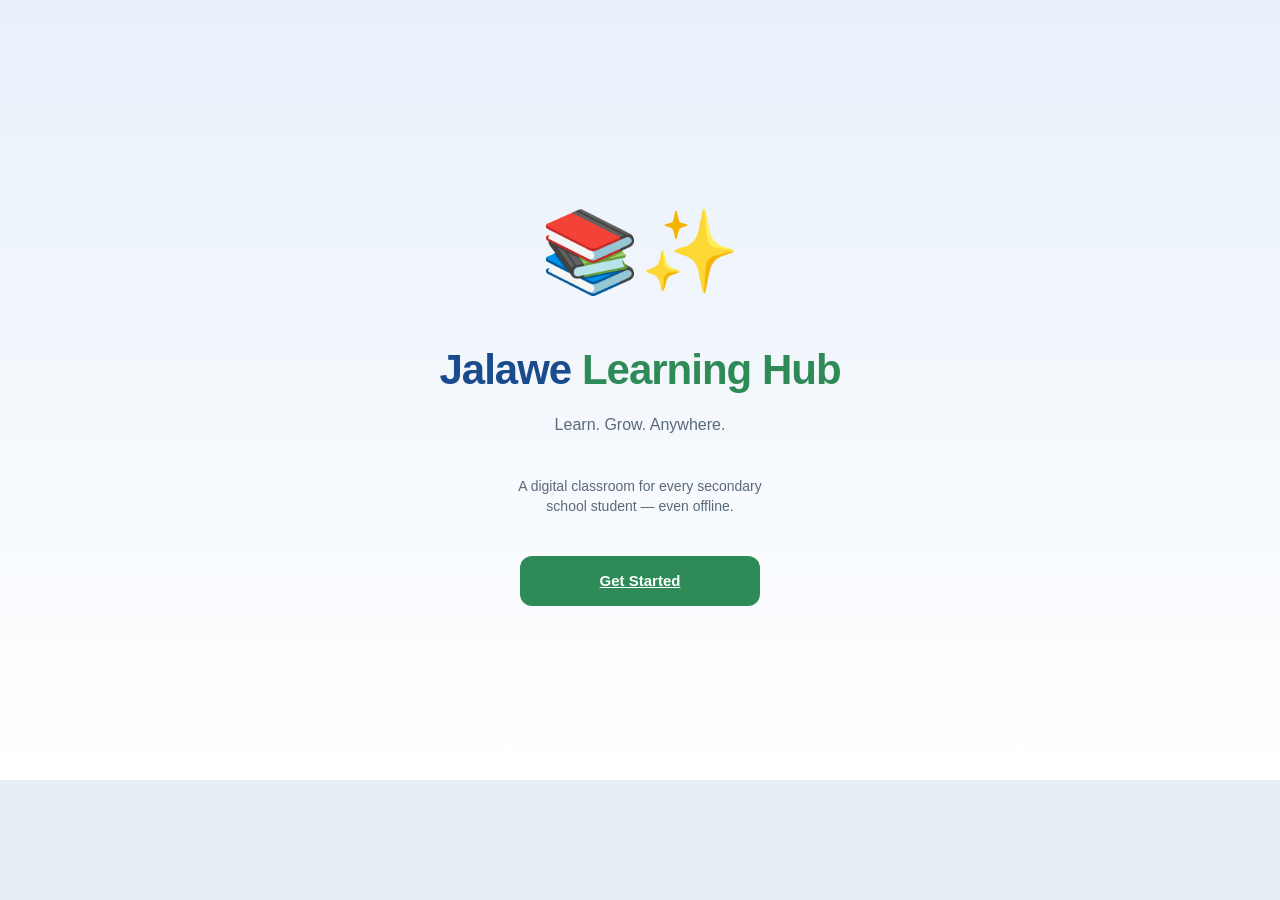
<file: index.html>
<!DOCTYPE html>
<html lang="en">
<head>
  <meta charset="UTF-8">
  <meta name="viewport" content="width=device-width, initial-scale=1.0, maximum-scale=1.0, user-scalable=no">
  <title>Jalawe Learning Hub</title>
  <link rel="stylesheet" href="styles.css">
</head>
<body>



  <!-- ========== SPLASH ========== -->
  <div id="splash" class="screen active">
    <div class="splash-illustration">📚✨</div>
    <div class="logo">Jalawe <span>Learning Hub</span></div>
    <div class="tagline">Learn. Grow. Anywhere.</div>
    <p style="color:#5a6a7a; font-size:14px; max-width:280px; margin-bottom:40px;">
      A digital classroom for every secondary school student — even offline.
    </p>
    <a class="btn btn-primary" style="max-width:240px;" href="sign.html">
      Get Started
    </a>
  </div>
<script src="main.js">
</script>

</body>
</html>
</file>
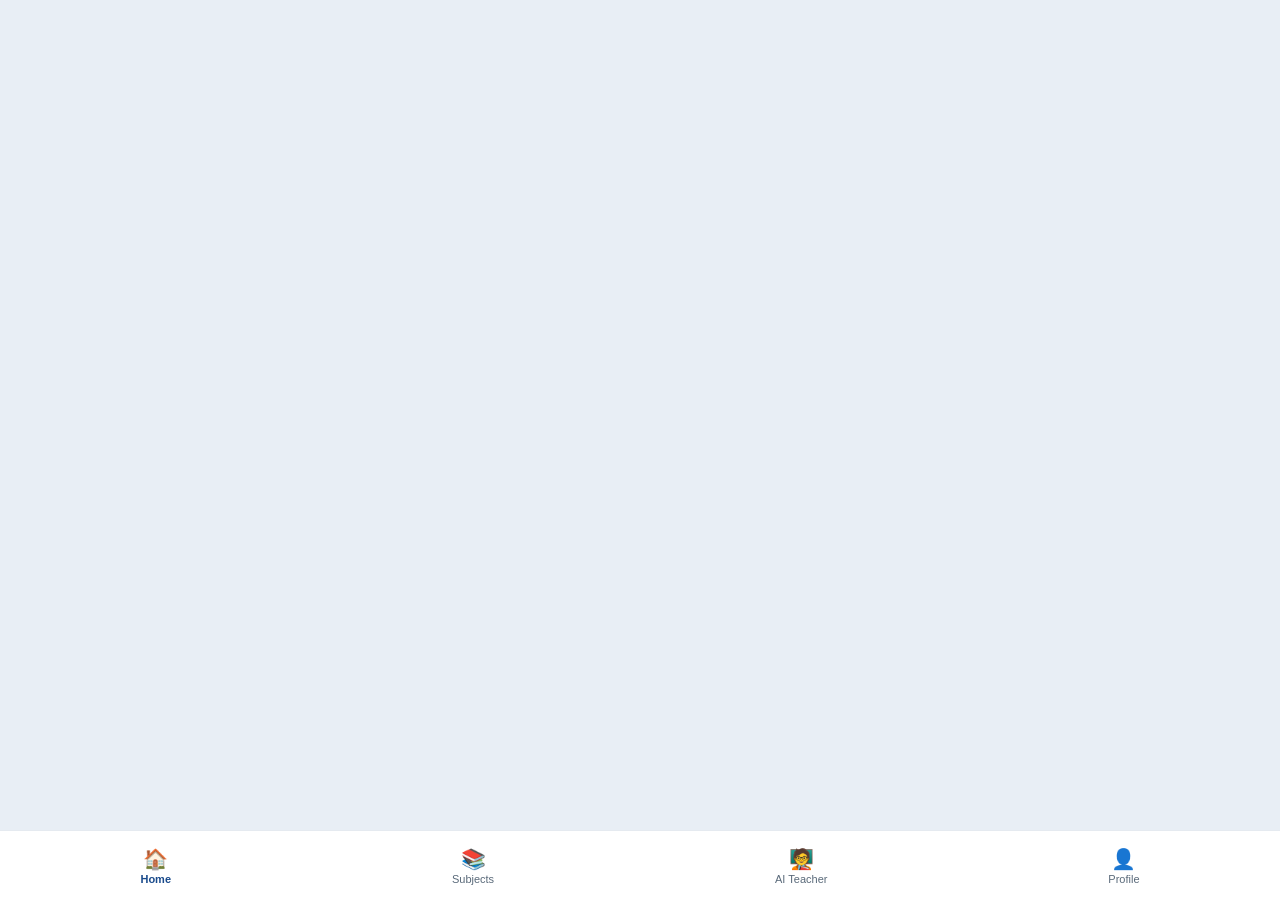
<file: home.html>
<!DOCTYPE html>
<html lang="en">
<head>
  <meta charset="UTF-8">
  <meta name="viewport" content="width=device-width, initial-scale=1.0, maximum-scale=1.0, user-scalable=no">
  <title>Jalawe Learning Hub</title>
  <link rel="stylesheet" href="styles.css">
</head>
<body>


  <!-- ========== HOME ========== -->
  <div id="home" class="screen" active>
    <div class="header">
      <div class="welcome">
        <div>
          <h1>Welcome back, Student 👋</h1>
          <p>Form 3 • Ready to learn</p>
        </div>
        <div class="avatar" onclick="showScreen('profile')" style="cursor:pointer;">👨‍🎓</div>
      </div>
    </div>

    <div class="card">
      <div class="flex-between">
        <strong>Continue Learning</strong>
        <span style="font-size:13px; color:var(--green);">Biology • 75%</span>
      </div>
      <div class="progress-bar">
        <div class="progress-fill" style="width:75%;"></div>
      </div>
      <button class="btn btn-primary" style="margin-top:14px;" onclick="showScreen('course')">
        Resume Lesson
      </button>
    </div>

    <div class="card" style="display:flex; align-items:center; gap:12px; cursor:pointer;" onclick="showScreen('offline')">
      <span style="font-size:24px;">📥</span>
      <div>
        <strong>Offline Ready</strong>
        <p style="font-size:13px; color:var(--text-light);">12 lessons downloaded</p>
      </div>
    </div>

    <div class="section-title">Recommended Subjects</div>
    <div style="display:flex; gap:10px; padding:0 16px; overflow-x:auto;">
      <div class="card" style="min-width:120px; text-align:center; margin:0; cursor:pointer;" onclick="showScreen('course')">
        <div style="font-size:28px;">🧬</div>
        <p style="font-size:13px; font-weight:600;">Biology</p>
      </div>
      <div class="card" style="min-width:120px; text-align:center; margin:0; cursor:pointer;" onclick="showScreen('course')">
        <div style="font-size:28px;">➗</div>
        <p style="font-size:13px; font-weight:600;">Mathematics</p>
      </div>
      <div class="card" style="min-width:120px; text-align:center; margin:0; cursor:pointer;" onclick="showScreen('course')">
        <div style="font-size:28px;">⚡</div>
        <p style="font-size:13px; font-weight:600;">Physics</p>
      </div>
    </div>

    <div class="section-title">Quick Access</div>
    <div class="quick-grid">
      <div class="quick-card" onclick="showScreen('subjects')">
        <div class="icon">📚</div>
        <p>Subjects</p>
      </div>
      <div class="quick-card" onclick="showScreen('pastpapers')">
        <div class="icon">📄</div>
        <p>Past Papers</p>
      </div>
      <div class="quick-card" onclick="showScreen('ai-teacher')">
        <div class="icon">🧑‍🏫</div>
        <p>AI Teacher</p>
      </div>
      <div class="quick-card" onclick="showScreen('quiz')">
        <div class="icon">❓</div>
        <p>Quizzes</p>
      </div>
    </div>
  </div>

  <!-- ========== SUBJECTS ========== -->
  <div id="subjects" class="screen">
    <div class="header">
      <h1>Subjects</h1>
      <p>Form 1 – Form 4 Library</p>
    </div>
    <div class="search-bar">
      <input type="text" placeholder="Search subjects...">
    </div>
    <div class="subject-grid">
      <div class="subject-card" onclick="showScreen('course')">
        <div class="icon">🌱</div>
        <h3>Agriculture</h3>
        <div class="meta">Form 1-4 • 15 topics</div>
        <div class="progress-bar"><div class="progress-fill" style="width:40%;"></div></div>
        <span class="offline-badge">↓ Offline</span>
      </div>
      <div class="subject-card" onclick="showScreen('course')">
        <div class="icon">🧬</div>
        <h3>Biology</h3>
        <div class="meta">Form 1-4 • 18 topics</div>
        <div class="progress-bar"><div class="progress-fill" style="width:75%;"></div></div>
        <span class="offline-badge">↓ Offline</span>
      </div>
      <div class="subject-card" onclick="showScreen('course')">
        <div class="icon">⚡</div>
        <h3>Physics</h3>
        <div class="meta">Form 1-4 • 14 topics</div>
        <div class="progress-bar"><div class="progress-fill" style="width:30%;"></div></div>
      </div>
      <div class="subject-card" onclick="showScreen('course')">
        <div class="icon">📖</div>
        <h3>English</h3>
        <div class="meta">Form 1-4 • 20 topics</div>
        <div class="progress-bar"><div class="progress-fill" style="width:55%;"></div></div>
      </div>
      <div class="subject-card" onclick="showScreen('course')">
        <div class="icon">🇲🇼</div>
        <h3>Chichewa</h3>
        <div class="meta">Form 1-4 • 12 topics</div>
        <div class="progress-bar"><div class="progress-fill" style="width:20%;"></div></div>
      </div>
      <div class="subject-card" onclick="showScreen('course')">
        <div class="icon">➗</div>
        <h3>Mathematics</h3>
        <div class="meta">Form 1-4 • 22 topics</div>
        <div class="progress-bar"><div class="progress-fill" style="width:60%;"></div></div>
        <span class="offline-badge">↓ Offline</span>
      </div>
      <div class="subject-card" onclick="showScreen('course')">
        <div class="icon">📐</div>
        <h3>Add. Maths</h3>
        <div class="meta">Form 3-4 • 16 topics</div>
        <div class="progress-bar"><div class="progress-fill" style="width:15%;"></div></div>
      </div>
      <div class="subject-card" onclick="showScreen('course')">
        <div class="icon">⚗</div>
        <h3>Chemistry</h3>
        <div class="meta">Form 1-4 • 17 topics</div>
        <div class="progress-bar"><div class="progress-fill" style="width:45%;"></div></div>
      </div>
      <div class="subject-card" onclick="showScreen('course')">
        <div class="icon">💼</div>
        <h3>Business Studies</h3>
        <div class="meta">Form 1-4 • 14 topics</div>
        <div class="progress-bar"><div class="progress-fill" style="width:25%;"></div></div>
      </div>
      <div class="subject-card" onclick="showScreen('course')">
        <div class="icon">✝</div>
        <h3>Bible Knowledge</h3>
        <div class="meta">Form 1-4 • 10 topics</div>
        <div class="progress-bar"><div class="progress-fill" style="width:70%;"></div></div>
      </div>
      <div class="subject-card" onclick="showScreen('course')">
        <div class="icon">🇫🇷</div>
        <h3>French</h3>
        <div class="meta">Form 1-4 • 12 topics</div>
        <div class="progress-bar"><div class="progress-fill" style="width:10%;"></div></div>
      </div>
    </div>
  </div>

  <!-- ========== COURSE / SUBJECT PAGE ========== -->
  <div id="course" class="screen">
    <div class="course-header">
      <div class="flex-between">
        <div>
          <h1>Biology</h1>
          <p>Form 3 • 18 Topics</p>
        </div>
        <div class="progress-circle">75%</div>
      </div>
    </div>

    <div class="section-title">Topics & Lessons</div>
    <div class="topic-list">
      <div class="topic-item" onclick="showScreen('lesson')">
        <span>1. Cell Structure</span>
        <span style="color:var(--green);">✓</span>
      </div>
      <div class="topic-item" onclick="showScreen('lesson')">
        <span>2. Photosynthesis</span>
        <span style="color:var(--green);">✓</span>
      </div>
      <div class="topic-item" onclick="showScreen('lesson')">
        <span>3. Respiration</span>
        <span style="color:var(--text-light);">→</span>
      </div>
      <div class="topic-item" onclick="showScreen('lesson')">
        <span>4. Ecology</span>
        <span style="color:var(--text-light);">→</span>
      </div>
    </div>

    <div style="display:flex; gap:10px; padding:8px 16px;">
      <button class="btn btn-outline" style="flex:1;">📝 Notes</button>
      <button class="btn btn-outline" style="flex:1;">🎥 Videos</button>
      <button class="btn btn-outline" style="flex:1;" onclick="showScreen('pastpapers')">📄 Papers</button>
    </div>

    <div style="padding:16px;">
      <button class="btn btn-secondary" style="margin-bottom:10px;">
        📥 Download for Offline
      </button>
      <button class="btn btn-primary" onclick="showScreen('lesson')">
        Start Learning
      </button>
    </div>
  </div>

  <!-- ========== LESSON ========== -->
  <div id="lesson" class="screen">
    <div class="header">
      <h1>Photosynthesis</h1>
      <p>Biology • Lesson 2 of 18</p>
    </div>

    <div class="card" style="text-align:center; padding:30px;">
      <div style="font-size:48px; margin-bottom:12px;">▶️</div>
      <p style="font-weight:600;">Video Lesson</p>
      <p style="font-size:13px; color:var(--text-light);">8:42 min • Offline available</p>
    </div>

    <div class="card">
      <h3 style="margin-bottom:10px;">Key Notes</h3>
      <p style="font-size:14px; color:var(--text-light);">
        Photosynthesis is the process by which green plants use sunlight, water and carbon dioxide to produce glucose and oxygen.
      </p>
      <p style="font-size:14px; margin-top:10px;">
        <strong>Equation:</strong><br>
        6CO₂ + 6H₂O → C₆H₁₂O₆ + 6O₂
      </p>
    </div>

    <div style="display:flex; gap:10px; padding:16px;">
      <button class="btn btn-outline" style="flex:1;">← Previous</button>
      <button class="btn btn-primary" style="flex:1;">Next →</button>
    </div>
    <div style="padding:0 16px 20px; display:flex; gap:10px;">
      <button class="btn btn-outline" style="flex:1;">🔖 Bookmark</button>
      <button class="btn btn-secondary" style="flex:1;" onclick="showScreen('quiz')">Take Quiz</button>
    </div>
  </div>

  <!-- ========== AI TEACHER ========== -->
  <div id="ai-teacher" class="screen">
    <div class="header" style="border-radius: 0;">
      <h1>AI Classroom Teacher</h1>
      <p>Interactive Blackboard Assistance</p>
    </div>
    <div class="blackboard">
      <h2>Welcome Class! 📝</h2>
      <div class="chalk-text">
        Hello! I am your Jalawe AI Assistant. Ask me any question on Biology, Mathematics, Chemistry, or Agriculture!
      </div>
      <div class="chalk-text" style="color: #aed581;">
        > Ready to solve MSCE practice problems together. <span class="chalk-cursor"></span>
      </div>
    </div>
    <div class="ai-input-area">
      <div class="ai-input">
        <input type="text" placeholder="Type your question here...">
        <button class="ai-btn">➔</button>
      </div>
    </div>
  </div>

  <!-- ========== PAST PAPERS ========== -->
  <div id="pastpapers" class="screen">
    <div class="header">
      <h1>MSCE Past Papers</h1>
      <p>Practice with real exam questions</p>
    </div>
    <div class="card">
      <div class="flex-between">
        <div>
          <h3>Biology Paper 1 (2023)</h3>
          <p style="font-size: 12px; color: var(--text-light);">100 Marks • 2 Hours</p>
        </div>
        <button class="btn btn-outline" style="padding: 6px 12px; font-size: 12px;">Download</button>
      </div>
    </div>
    <div class="card">
      <div class="flex-between">
        <div>
          <h3>Mathematics Paper 2 (2023)</h3>
          <p style="font-size: 12px; color: var(--text-light);">100 Marks • 2.5 Hours</p>
        </div>
        <button class="btn btn-outline" style="padding: 6px 12px; font-size: 12px;">Download</button>
      </div>
    </div>
    <div class="card">
      <div class="flex-between">
        <div>
          <h3>Agriculture Paper 1 (2022)</h3>
          <p style="font-size: 12px; color: var(--text-light);">80 Marks • 2 Hours</p>
        </div>
        <button class="btn btn-outline" style="padding: 6px 12px; font-size: 12px;">Download</button>
      </div>
    </div>
  </div>

  <!-- ========== QUIZ ========== -->
  <div id="quiz" class="screen">
    <div class="header">
      <h1>Biology Quiz</h1>
      <p>Topic: Photosynthesis</p>
    </div>
    <div class="card" style="margin-top: 20px;">
      <p style="font-size: 13px; color: var(--green); font-weight: 700; margin-bottom: 6px;">Question 1 of 5</p>
      <h3 style="margin-bottom: 16px;">What is the main byproduct of photosynthesis released into the air?</h3>
      <div class="quiz-option">A. Carbon Dioxide</div>
      <div class="quiz-option" style="border-color: var(--green); background: #e8f5e9;">B. Oxygen ✓</div>
      <div class="quiz-option">C. Glucose</div>
      <div class="quiz-option">D. Nitrogen</div>
    </div>
    <div style="padding: 16px;">
      <button class="btn btn-primary" onclick="showScreen('lesson')">Submit Answer</button>
    </div>
  </div>

  <!-- ========== PROFILE ========== -->
  <div id="profile" class="screen">
    <div class="profile-header">
      <div class="profile-avatar">👨‍🎓</div>
      <h2>Chifundo Banda</h2>
      <p style="font-size: 13px; opacity: 0.9;">Form 3 Student • St. John's Secondary</p>
    </div>
    <div class="stat-row card">
      <div class="stat">
        <div class="num">12</div>
        <div class="label">Completed</div>
      </div>
      <div class="stat">
        <div class="num">85%</div>
        <div class="label">Avg Score</div>
      </div>
      <div class="stat">
        <div class="num">5d</div>
        <div class="label">Streak</div>
      </div>
    </div>
    <div class="card">
      <h3>Settings</h3>
      <p style="font-size: 14px; color: var(--text-light); margin-top: 8px;">Offline Data Management</p>
      <p style="font-size: 14px; color: var(--text-light); margin-top: 8px;">Language: English / Chichewa</p>
    </div>
  </div>

  <!-- ========== OFFLINE ========== -->
  <div id="offline" class="screen">
    <div class="header">
      <h1>Offline Mode</h1>
      <p>Downloaded Resources</p>
    </div>
    <div class="offline-hero">
      <div class="icon">📴</div>
      <h2>Offline Mode Active</h2>
      <p style="color: var(--text-light); margin-top: 8px; font-size: 14px;">
        You can access all your downloaded subjects, notes, and saved practice papers without using data.
      </p>
    </div>
    <div class="card">
      <strong>Available Offline:</strong>
      <ul style="margin-left: 20px; margin-top: 10px; color: var(--text-light); font-size: 14px;">
        <li>Biology Form 3 (Complete)</li>
        <li>Mathematics Form 3 (Partial)</li>
        <li>Agriculture Past Papers (2022-2023)</li>
      </ul>
    </div>
  </div>

  <!-- ========== BOTTOM NAVIGATION ========== -->
  <div class="bottom-nav">
    <button class="nav-item active" onclick="showScreen('home')">
      <span>🏠</span>
      Home
    </button>
    <button class="nav-item" onclick="showScreen('subjects')">
      <span>📚</span>
      Subjects
    </button>
    <button class="nav-item" onclick="showScreen('ai-teacher')">
      <span>🧑‍🏫</span>
      AI Teacher
    </button>
    <button class="nav-item" onclick="showScreen('profile')">
      <span>👤</span>
      Profile
    </button>
  </div>

</div>

<script src="main.js">
  
</script>

</body>
      </html>
</file>
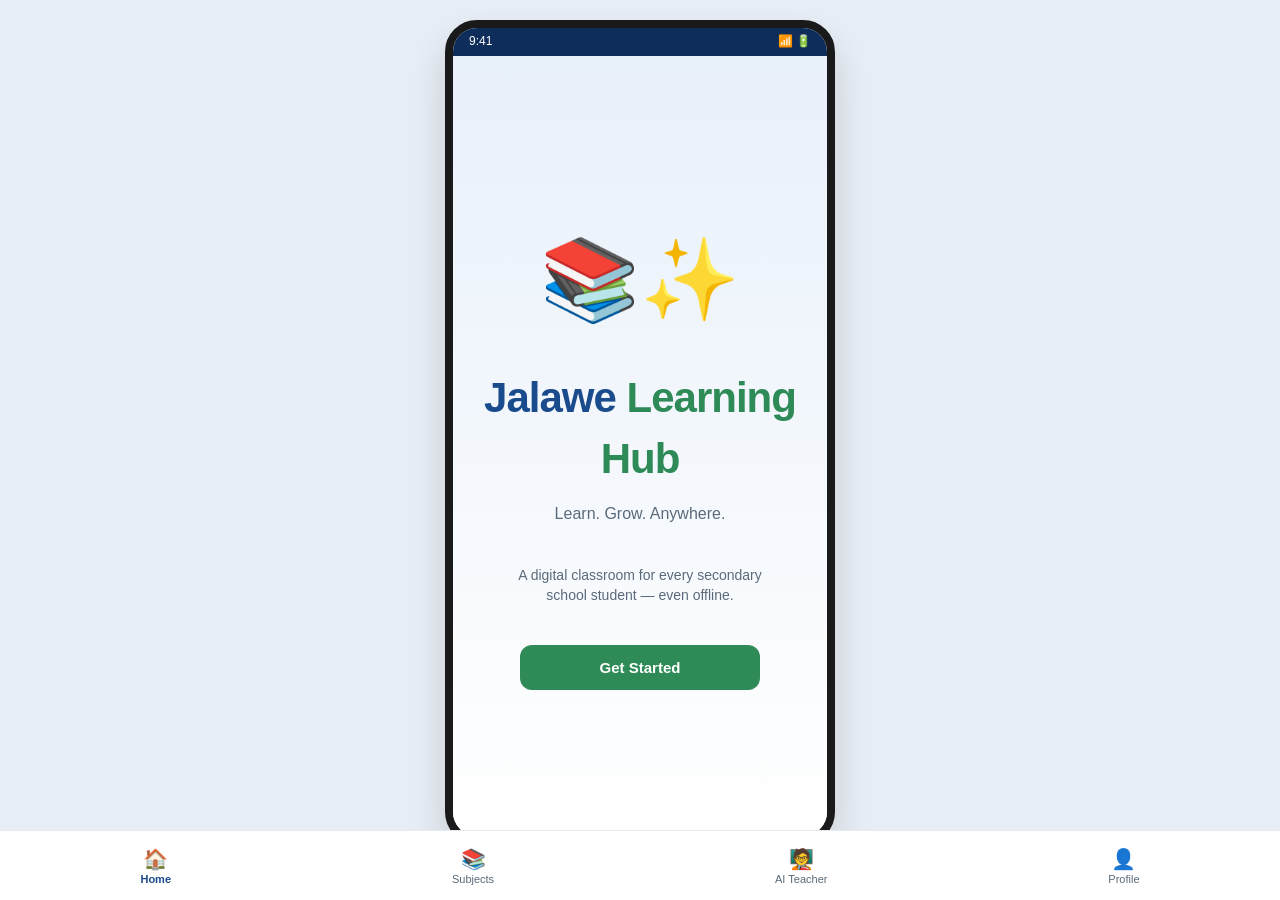
<file: jalawe_learning_hub.html>
<!DOCTYPE html>
<html lang="en">
<head>
  <meta charset="UTF-8">
  <meta name="viewport" content="width=device-width, initial-scale=1.0, maximum-scale=1.0, user-scalable=no">
  <title>Jalawe Learning Hub</title>
  <link rel="stylesheet" href="styles.css">
</head>
<body>

<div class="phone">
  <div class="status-bar">
    <span>9:41</span>
    <span>📶 🔋</span>
  </div>

  <!-- ========== SPLASH ========== -->
  <div id="splash" class="screen active">
    <div class="splash-illustration">📚✨</div>
    <div class="logo">Jalawe <span>Learning Hub</span></div>
    <div class="tagline">Learn. Grow. Anywhere.</div>
    <p style="color:#5a6a7a; font-size:14px; max-width:280px; margin-bottom:40px;">
      A digital classroom for every secondary school student — even offline.
    </p>
    <button class="btn btn-primary" style="max-width:240px;" onclick="showScreen('home')">
      Get Started
    </button>
  </div>

  <!-- ========== HOME ========== -->
  <div id="home" class="screen">
    <div class="header">
      <div class="welcome">
        <div>
          <h1>Welcome back, Student 👋</h1>
          <p>Form 3 • Ready to learn</p>
        </div>
        <div class="avatar" onclick="showScreen('profile')" style="cursor:pointer;">👨‍🎓</div>
      </div>
    </div>

    <div class="card">
      <div class="flex-between">
        <strong>Continue Learning</strong>
        <span style="font-size:13px; color:var(--green);">Biology • 75%</span>
      </div>
      <div class="progress-bar">
        <div class="progress-fill" style="width:75%;"></div>
      </div>
      <button class="btn btn-primary" style="margin-top:14px;" onclick="showScreen('course')">
        Resume Lesson
      </button>
    </div>

    <div class="card" style="display:flex; align-items:center; gap:12px; cursor:pointer;" onclick="showScreen('offline')">
      <span style="font-size:24px;">📥</span>
      <div>
        <strong>Offline Ready</strong>
        <p style="font-size:13px; color:var(--text-light);">12 lessons downloaded</p>
      </div>
    </div>

    <div class="section-title">Recommended Subjects</div>
    <div style="display:flex; gap:10px; padding:0 16px; overflow-x:auto;">
      <div class="card" style="min-width:120px; text-align:center; margin:0; cursor:pointer;" onclick="showScreen('course')">
        <div style="font-size:28px;">🧬</div>
        <p style="font-size:13px; font-weight:600;">Biology</p>
      </div>
      <div class="card" style="min-width:120px; text-align:center; margin:0; cursor:pointer;" onclick="showScreen('course')">
        <div style="font-size:28px;">➗</div>
        <p style="font-size:13px; font-weight:600;">Mathematics</p>
      </div>
      <div class="card" style="min-width:120px; text-align:center; margin:0; cursor:pointer;" onclick="showScreen('course')">
        <div style="font-size:28px;">⚡</div>
        <p style="font-size:13px; font-weight:600;">Physics</p>
      </div>
    </div>

    <div class="section-title">Quick Access</div>
    <div class="quick-grid">
      <div class="quick-card" onclick="showScreen('subjects')">
        <div class="icon">📚</div>
        <p>Subjects</p>
      </div>
      <div class="quick-card" onclick="showScreen('pastpapers')">
        <div class="icon">📄</div>
        <p>Past Papers</p>
      </div>
      <div class="quick-card" onclick="showScreen('ai-teacher')">
        <div class="icon">🧑‍🏫</div>
        <p>AI Teacher</p>
      </div>
      <div class="quick-card" onclick="showScreen('quiz')">
        <div class="icon">❓</div>
        <p>Quizzes</p>
      </div>
    </div>
  </div>

  <!-- ========== SUBJECTS ========== -->
  <div id="subjects" class="screen">
    <div class="header">
      <h1>Subjects</h1>
      <p>Form 1 – Form 4 Library</p>
    </div>
    <div class="search-bar">
      <input type="text" placeholder="Search subjects...">
    </div>
    <div class="subject-grid">
      <div class="subject-card" onclick="showScreen('course')">
        <div class="icon">🌱</div>
        <h3>Agriculture</h3>
        <div class="meta">Form 1-4 • 15 topics</div>
        <div class="progress-bar"><div class="progress-fill" style="width:40%;"></div></div>
        <span class="offline-badge">↓ Offline</span>
      </div>
      <div class="subject-card" onclick="showScreen('course')">
        <div class="icon">🧬</div>
        <h3>Biology</h3>
        <div class="meta">Form 1-4 • 18 topics</div>
        <div class="progress-bar"><div class="progress-fill" style="width:75%;"></div></div>
        <span class="offline-badge">↓ Offline</span>
      </div>
      <div class="subject-card" onclick="showScreen('course')">
        <div class="icon">⚡</div>
        <h3>Physics</h3>
        <div class="meta">Form 1-4 • 14 topics</div>
        <div class="progress-bar"><div class="progress-fill" style="width:30%;"></div></div>
      </div>
      <div class="subject-card" onclick="showScreen('course')">
        <div class="icon">📖</div>
        <h3>English</h3>
        <div class="meta">Form 1-4 • 20 topics</div>
        <div class="progress-bar"><div class="progress-fill" style="width:55%;"></div></div>
      </div>
      <div class="subject-card" onclick="showScreen('course')">
        <div class="icon">🇲🇼</div>
        <h3>Chichewa</h3>
        <div class="meta">Form 1-4 • 12 topics</div>
        <div class="progress-bar"><div class="progress-fill" style="width:20%;"></div></div>
      </div>
      <div class="subject-card" onclick="showScreen('course')">
        <div class="icon">➗</div>
        <h3>Mathematics</h3>
        <div class="meta">Form 1-4 • 22 topics</div>
        <div class="progress-bar"><div class="progress-fill" style="width:60%;"></div></div>
        <span class="offline-badge">↓ Offline</span>
      </div>
      <div class="subject-card" onclick="showScreen('course')">
        <div class="icon">📐</div>
        <h3>Add. Maths</h3>
        <div class="meta">Form 3-4 • 16 topics</div>
        <div class="progress-bar"><div class="progress-fill" style="width:15%;"></div></div>
      </div>
      <div class="subject-card" onclick="showScreen('course')">
        <div class="icon">⚗</div>
        <h3>Chemistry</h3>
        <div class="meta">Form 1-4 • 17 topics</div>
        <div class="progress-bar"><div class="progress-fill" style="width:45%;"></div></div>
      </div>
      <div class="subject-card" onclick="showScreen('course')">
        <div class="icon">💼</div>
        <h3>Business Studies</h3>
        <div class="meta">Form 1-4 • 14 topics</div>
        <div class="progress-bar"><div class="progress-fill" style="width:25%;"></div></div>
      </div>
      <div class="subject-card" onclick="showScreen('course')">
        <div class="icon">✝</div>
        <h3>Bible Knowledge</h3>
        <div class="meta">Form 1-4 • 10 topics</div>
        <div class="progress-bar"><div class="progress-fill" style="width:70%;"></div></div>
      </div>
      <div class="subject-card" onclick="showScreen('course')">
        <div class="icon">🇫🇷</div>
        <h3>French</h3>
        <div class="meta">Form 1-4 • 12 topics</div>
        <div class="progress-bar"><div class="progress-fill" style="width:10%;"></div></div>
      </div>
    </div>
  </div>

  <!-- ========== COURSE / SUBJECT PAGE ========== -->
  <div id="course" class="screen">
    <div class="course-header">
      <div class="flex-between">
        <div>
          <h1>Biology</h1>
          <p>Form 3 • 18 Topics</p>
        </div>
        <div class="progress-circle">75%</div>
      </div>
    </div>

    <div class="section-title">Topics & Lessons</div>
    <div class="topic-list">
      <div class="topic-item" onclick="showScreen('lesson')">
        <span>1. Cell Structure</span>
        <span style="color:var(--green);">✓</span>
      </div>
      <div class="topic-item" onclick="showScreen('lesson')">
        <span>2. Photosynthesis</span>
        <span style="color:var(--green);">✓</span>
      </div>
      <div class="topic-item" onclick="showScreen('lesson')">
        <span>3. Respiration</span>
        <span style="color:var(--text-light);">→</span>
      </div>
      <div class="topic-item" onclick="showScreen('lesson')">
        <span>4. Ecology</span>
        <span style="color:var(--text-light);">→</span>
      </div>
    </div>

    <div style="display:flex; gap:10px; padding:8px 16px;">
      <button class="btn btn-outline" style="flex:1;">📝 Notes</button>
      <button class="btn btn-outline" style="flex:1;">🎥 Videos</button>
      <button class="btn btn-outline" style="flex:1;" onclick="showScreen('pastpapers')">📄 Papers</button>
    </div>

    <div style="padding:16px;">
      <button class="btn btn-secondary" style="margin-bottom:10px;">
        📥 Download for Offline
      </button>
      <button class="btn btn-primary" onclick="showScreen('lesson')">
        Start Learning
      </button>
    </div>
  </div>

  <!-- ========== LESSON ========== -->
  <div id="lesson" class="screen">
    <div class="header">
      <h1>Photosynthesis</h1>
      <p>Biology • Lesson 2 of 18</p>
    </div>

    <div class="card" style="text-align:center; padding:30px;">
      <div style="font-size:48px; margin-bottom:12px;">▶️</div>
      <p style="font-weight:600;">Video Lesson</p>
      <p style="font-size:13px; color:var(--text-light);">8:42 min • Offline available</p>
    </div>

    <div class="card">
      <h3 style="margin-bottom:10px;">Key Notes</h3>
      <p style="font-size:14px; color:var(--text-light);">
        Photosynthesis is the process by which green plants use sunlight, water and carbon dioxide to produce glucose and oxygen.
      </p>
      <p style="font-size:14px; margin-top:10px;">
        <strong>Equation:</strong><br>
        6CO₂ + 6H₂O → C₆H₁₂O₆ + 6O₂
      </p>
    </div>

    <div style="display:flex; gap:10px; padding:16px;">
      <button class="btn btn-outline" style="flex:1;">← Previous</button>
      <button class="btn btn-primary" style="flex:1;">Next →</button>
    </div>
    <div style="padding:0 16px 20px; display:flex; gap:10px;">
      <button class="btn btn-outline" style="flex:1;">🔖 Bookmark</button>
      <button class="btn btn-secondary" style="flex:1;" onclick="showScreen('quiz')">Take Quiz</button>
    </div>
  </div>

  <!-- ========== AI TEACHER ========== -->
  <div id="ai-teacher" class="screen">
    <div class="header" style="border-radius: 0;">
      <h1>AI Classroom Teacher</h1>
      <p>Interactive Blackboard Assistance</p>
    </div>
    <div class="blackboard">
      <h2>Welcome Class! 📝</h2>
      <div class="chalk-text">
        Hello! I am your Jalawe AI Assistant. Ask me any question on Biology, Mathematics, Chemistry, or Agriculture!
      </div>
      <div class="chalk-text" style="color: #aed581;">
        > Ready to solve MSCE practice problems together. <span class="chalk-cursor"></span>
      </div>
    </div>
    <div class="ai-input-area">
      <div class="ai-input">
        <input type="text" placeholder="Type your question here...">
        <button class="ai-btn">➔</button>
      </div>
    </div>
  </div>

  <!-- ========== PAST PAPERS ========== -->
  <div id="pastpapers" class="screen">
    <div class="header">
      <h1>MSCE Past Papers</h1>
      <p>Practice with real exam questions</p>
    </div>
    <div class="card">
      <div class="flex-between">
        <div>
          <h3>Biology Paper 1 (2023)</h3>
          <p style="font-size: 12px; color: var(--text-light);">100 Marks • 2 Hours</p>
        </div>
        <button class="btn btn-outline" style="padding: 6px 12px; font-size: 12px;">Download</button>
      </div>
    </div>
    <div class="card">
      <div class="flex-between">
        <div>
          <h3>Mathematics Paper 2 (2023)</h3>
          <p style="font-size: 12px; color: var(--text-light);">100 Marks • 2.5 Hours</p>
        </div>
        <button class="btn btn-outline" style="padding: 6px 12px; font-size: 12px;">Download</button>
      </div>
    </div>
    <div class="card">
      <div class="flex-between">
        <div>
          <h3>Agriculture Paper 1 (2022)</h3>
          <p style="font-size: 12px; color: var(--text-light);">80 Marks • 2 Hours</p>
        </div>
        <button class="btn btn-outline" style="padding: 6px 12px; font-size: 12px;">Download</button>
      </div>
    </div>
  </div>

  <!-- ========== QUIZ ========== -->
  <div id="quiz" class="screen">
    <div class="header">
      <h1>Biology Quiz</h1>
      <p>Topic: Photosynthesis</p>
    </div>
    <div class="card" style="margin-top: 20px;">
      <p style="font-size: 13px; color: var(--green); font-weight: 700; margin-bottom: 6px;">Question 1 of 5</p>
      <h3 style="margin-bottom: 16px;">What is the main byproduct of photosynthesis released into the air?</h3>
      <div class="quiz-option">A. Carbon Dioxide</div>
      <div class="quiz-option" style="border-color: var(--green); background: #e8f5e9;">B. Oxygen ✓</div>
      <div class="quiz-option">C. Glucose</div>
      <div class="quiz-option">D. Nitrogen</div>
    </div>
    <div style="padding: 16px;">
      <button class="btn btn-primary" onclick="showScreen('lesson')">Submit Answer</button>
    </div>
  </div>

  <!-- ========== PROFILE ========== -->
  <div id="profile" class="screen">
    <div class="profile-header">
      <div class="profile-avatar">👨‍🎓</div>
      <h2>Chifundo Banda</h2>
      <p style="font-size: 13px; opacity: 0.9;">Form 3 Student • St. John's Secondary</p>
    </div>
    <div class="stat-row card">
      <div class="stat">
        <div class="num">12</div>
        <div class="label">Completed</div>
      </div>
      <div class="stat">
        <div class="num">85%</div>
        <div class="label">Avg Score</div>
      </div>
      <div class="stat">
        <div class="num">5d</div>
        <div class="label">Streak</div>
      </div>
    </div>
    <div class="card">
      <h3>Settings</h3>
      <p style="font-size: 14px; color: var(--text-light); margin-top: 8px;">Offline Data Management</p>
      <p style="font-size: 14px; color: var(--text-light); margin-top: 8px;">Language: English / Chichewa</p>
    </div>
  </div>

  <!-- ========== OFFLINE ========== -->
  <div id="offline" class="screen">
    <div class="header">
      <h1>Offline Mode</h1>
      <p>Downloaded Resources</p>
    </div>
    <div class="offline-hero">
      <div class="icon">📴</div>
      <h2>Offline Mode Active</h2>
      <p style="color: var(--text-light); margin-top: 8px; font-size: 14px;">
        You can access all your downloaded subjects, notes, and saved practice papers without using data.
      </p>
    </div>
    <div class="card">
      <strong>Available Offline:</strong>
      <ul style="margin-left: 20px; margin-top: 10px; color: var(--text-light); font-size: 14px;">
        <li>Biology Form 3 (Complete)</li>
        <li>Mathematics Form 3 (Partial)</li>
        <li>Agriculture Past Papers (2022-2023)</li>
      </ul>
    </div>
  </div>

  <!-- ========== BOTTOM NAVIGATION ========== -->
  <div class="bottom-nav">
    <button class="nav-item active" onclick="showScreen('home')">
      <span>🏠</span>
      Home
    </button>
    <button class="nav-item" onclick="showScreen('subjects')">
      <span>📚</span>
      Subjects
    </button>
    <button class="nav-item" onclick="showScreen('ai-teacher')">
      <span>🧑‍🏫</span>
      AI Teacher
    </button>
    <button class="nav-item" onclick="showScreen('profile')">
      <span>👤</span>
      Profile
    </button>
  </div>

</div>

<script>
  function showScreen(screenId) {
    // Hide all screens
    const screens = document.querySelectorAll('.screen');
    screens.forEach(screen => screen.classList.remove('active'));

    // Show target screen
    const targetScreen = document.getElementById(screenId);
    if (targetScreen) {
      targetScreen.classList.add('active');
    }

    // Update bottom navigation active state
    const navItems = document.querySelectorAll('.nav-item');
    navItems.forEach(item => {
      if (item.getAttribute('onclick')?.includes(`'${screenId}'`)) {
        item.classList.add('active');
      } else {
        item.classList.remove('active');
      }
    });
  }
</script>

</body>
</html>
</file>
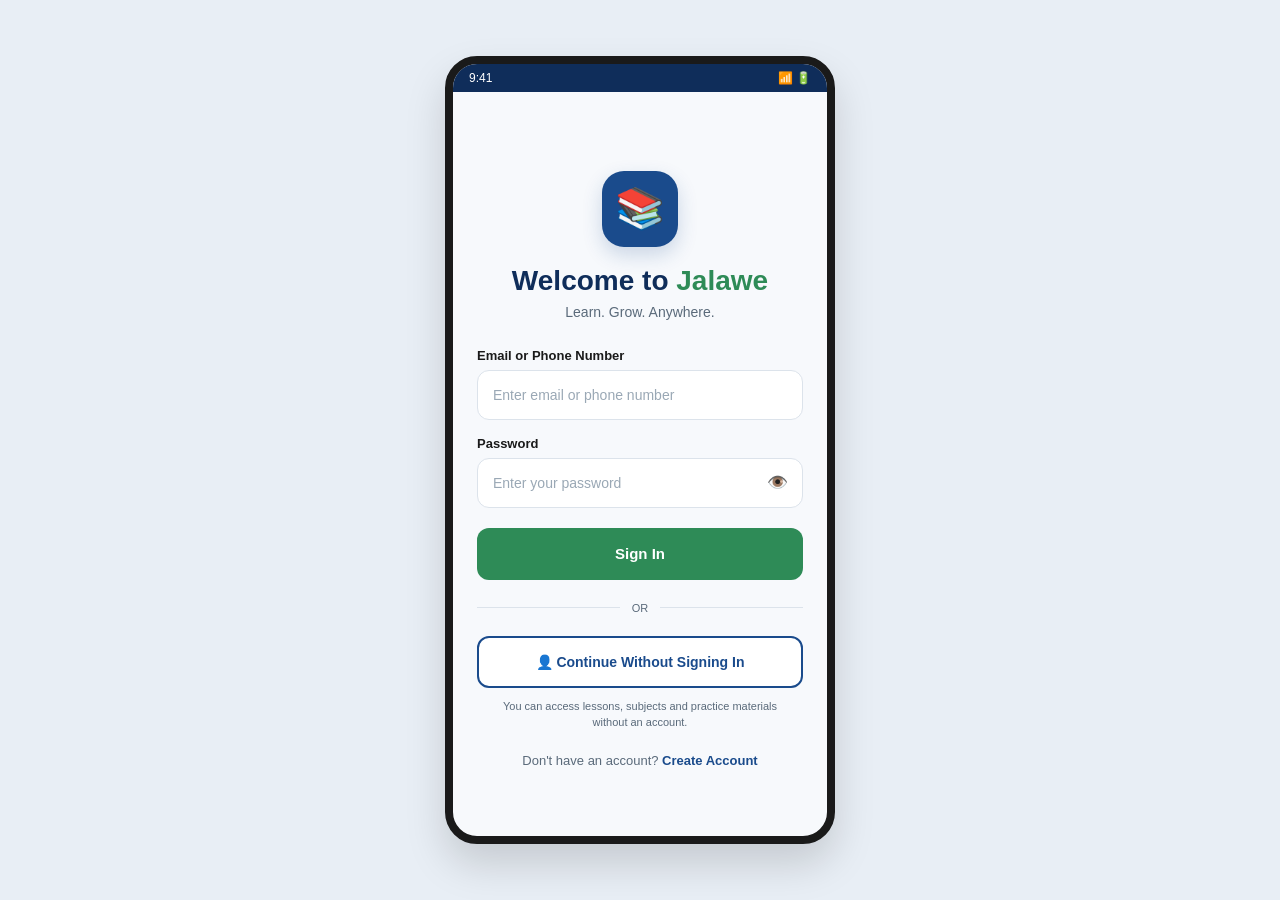
<file: sign.html>
<!DOCTYPE html>
<html lang="en">
<head>
  <meta charset="UTF-8">
  <meta name="viewport" content="width=device-width, initial-scale=1.0">
  <title>Jalawe Learning Hub</title>
  <style>
    :root {
      --blue: #1a4b8c;
      --blue-dark: #0f2d5a;
      --green: #2e8b57;
      --green-light: #3cb371;
      --white: #ffffff;
      --off-white: #f7f9fc;
      --text: #1a1a1a;
      --text-light: #5a6a7a;
      --border: #dce3eb;
      --error: #d93025;
    }

    * {
      margin: 0;
      padding: 0;
      box-sizing: border-box;
      -webkit-tap-highlight-color: transparent;
    }

    body {
      font-family: -apple-system, BlinkMacSystemFont, "Segoe UI", Roboto, Arial, sans-serif;
      background: #e8eef5;
      color: var(--text);
      min-height: 100vh;
      display: flex;
      justify-content: center;
      align-items: center;
    }

    .phone {
      width: 390px;
      min-height: 780px;
      background: var(--off-white);
      border-radius: 32px;
      border: 8px solid #1a1a1a;
      box-shadow: 0 20px 40px rgba(0, 0, 0, 0.15);
      overflow: hidden;
      position: relative;
    }

    /* Status Bar */
    .status-bar {
      height: 28px;
      background: var(--blue-dark);
      color: white;
      display: flex;
      justify-content: space-between;
      align-items: center;
      padding: 0 16px;
      font-size: 12px;
    }

    /* Main Content */
    .auth-page {
      min-height: 744px;
      padding: 40px 24px 30px;
      display: flex;
      flex-direction: column;
      justify-content: center;
    }

    /* Logo */
    .logo-box {
      width: 76px;
      height: 76px;
      background: var(--blue);
      border-radius: 22px;
      display: flex;
      justify-content: center;
      align-items: center;
      font-size: 40px;
      margin: 0 auto 18px;
      box-shadow: 0 8px 20px rgba(26, 75, 140, 0.2);
    }

    .title {
      text-align: center;
      color: var(--blue-dark);
      font-size: 28px;
      font-weight: 800;
    }

    .title span {
      color: var(--green);
    }

    .subtitle {
      text-align: center;
      color: var(--text-light);
      font-size: 14px;
      margin-top: 7px;
      margin-bottom: 28px;
    }

    /* Form Elements */
    .form-group {
      margin-bottom: 16px;
    }

    label {
      display: block;
      font-size: 13px;
      font-weight: 600;
      margin-bottom: 7px;
      color: var(--text);
    }

    input,
    select {
      width: 100%;
      height: 50px;
      border: 1px solid var(--border);
      border-radius: 12px;
      background: var(--white);
      padding: 0 15px;
      font-size: 14px;
      color: var(--text);
      outline: none;
      appearance: none;
      -webkit-appearance: none;
      transition: border-color 0.2s ease, box-shadow 0.2s ease;
    }

    select {
      background-image: url("data:image/svg+xml,%3Csvg xmlns='http://www.w3.org/2000/svg' width='12' height='12' viewBox='0 0 12 12'%3E%3Cpath fill='%235a6a7a' d='M6 8L1 3h10z'/%3E%3C/svg%3E");
      background-repeat: no-repeat;
      background-position: right 15px center;
      padding-right: 40px;
      cursor: pointer;
    }

    input:focus,
    select:focus {
      border-color: var(--blue);
      box-shadow: 0 0 0 3px rgba(26, 75, 140, 0.1);
    }

    input::placeholder {
      color: #9aa8b5;
    }

    /* Password Wrapper */
    .password-wrapper {
      position: relative;
    }

    .password-wrapper input {
      padding-right: 50px;
    }

    .show-password {
      position: absolute;
      right: 5px;
      top: 4px;
      width: 42px;
      height: 42px;
      border: none;
      background: transparent;
      cursor: pointer;
      font-size: 17px;
      display: flex;
      align-items: center;
      justify-content: center;
      border-radius: 8px;
    }

    .show-password:hover {
      background: rgba(0, 0, 0, 0.04);
    }

    /* Buttons */
    .primary-btn {
      width: 100%;
      height: 52px;
      margin-top: 4px;
      border: none;
      border-radius: 12px;
      background: var(--green);
      color: white;
      font-size: 15px;
      font-weight: 700;
      cursor: pointer;
      transition: background 0.2s ease, transform 0.1s ease;
    }

    .primary-btn:hover {
      background: var(--green-light);
    }

    .primary-btn:active,
    .guest-btn:active {
      transform: scale(0.98);
    }

    /* Divider */
    .divider {
      display: flex;
      align-items: center;
      gap: 12px;
      margin: 22px 0;
      color: var(--text-light);
      font-size: 11px;
      font-weight: 500;
    }

    .divider::before,
    .divider::after {
      content: "";
      height: 1px;
      background: var(--border);
      flex: 1;
    }

    /* Guest Access */
    .guest-btn {
      width: 100%;
      height: 52px;
      border: 2px solid var(--blue);
      border-radius: 12px;
      background: var(--white);
      color: var(--blue);
      font-size: 14px;
      font-weight: 700;
      cursor: pointer;
      display: flex;
      align-items: center;
      justify-content: center;
      text-decoration: none;
      transition: background 0.2s ease, transform 0.1s ease;
    }

    .guest-btn:hover {
      background: rgba(26, 75, 140, 0.04);
    }

    .guest-note {
      text-align: center;
      color: var(--text-light);
      font-size: 11px;
      line-height: 1.5;
      margin: 10px 15px 0;
    }

    /* Account Switch */
    .account-text {
      text-align: center;
      color: var(--text-light);
      font-size: 13px;
      margin-top: 22px;
    }

    .account-text button {
      border: none;
      background: transparent;
      color: var(--blue);
      font-weight: 700;
      cursor: pointer;
      font-size: 13px;
      padding: 0;
    }

    .account-text button:hover {
      text-decoration: underline;
    }

    /* Utility */
    .hidden {
      display: none;
    }

    .error {
      color: var(--error);
      font-size: 12px;
      margin-top: -8px;
      margin-bottom: 12px;
      display: none;
    }

    /* Mobile */
    @media (max-width: 430px) {
      body {
        background: var(--off-white);
        align-items: flex-start;
      }

      .phone {
        width: 100%;
        min-height: 100vh;
        border: none;
        border-radius: 0;
        box-shadow: none;
      }

      .auth-page {
        min-height: calc(100vh - 28px);
      }
    }
  </style>
</head>
<body>

  <div class="phone">

    <!-- Status Bar -->
    <div class="status-bar">
      <span>9:41</span>
      <span>📶 🔋</span>
    </div>

    <!-- =========================
         SIGN IN
    ========================== -->
    <main class="auth-page" id="signinPage">

      <div class="logo-box" aria-hidden="true">📚</div>

      <h1 class="title">
        Welcome to <span>Jalawe</span>
      </h1>

      <p class="subtitle">
        Learn. Grow. Anywhere.
      </p>

      <form id="loginForm" novalidate>

        <div class="form-group">
          <label for="loginContact">Email or Phone Number</label>
          <input
            type="text"
            id="loginContact"
            placeholder="Enter email or phone number"
            autocomplete="username"
            required
          >
        </div>

        <div class="form-group">
          <label for="loginPassword">Password</label>
          <div class="password-wrapper">
            <input
              type="password"
              id="loginPassword"
              placeholder="Enter your password"
              autocomplete="current-password"
              required
            >
            <button
              type="button"
              class="show-password"
              id="loginPasswordToggle"
              aria-label="Toggle password visibility"
            >
              👁️
            </button>
          </div>
        </div>

        <button type="submit" class="primary-btn">
          Sign In
        </button>

      </form>

      <div class="divider">
        <span>OR</span>
      </div>

      <a href="home.html" class="guest-btn">
        👤 Continue Without Signing In
      </a>

      <p class="guest-note">
        You can access lessons, subjects and
        practice materials without an account.
      </p>

      <p class="account-text">
        Don't have an account?
        <button type="button" id="showSignup">
          Create Account
        </button>
      </p>

    </main>

    <!-- =========================
         CREATE ACCOUNT
    ========================== -->
    <main class="auth-page hidden" id="signupPage">

      <div class="logo-box" aria-hidden="true">📚</div>

      <h1 class="title">
        Create <span>Account</span>
      </h1>

      <p class="subtitle">
        Start your learning journey with Jalawe.
      </p>

      <form id="signupForm" novalidate>

        <div class="form-group">
          <label for="signupName">Full Name</label>
          <input
            type="text"
            id="signupName"
            placeholder="Enter your full name"
            autocomplete="name"
            required
          >
        </div>

        <div class="form-group">
          <label for="signupContact">Email or Phone Number</label>
          <input
            type="text"
            id="signupContact"
            placeholder="Enter email or phone number"
            autocomplete="username"
            required
          >
        </div>

        <div class="form-group">
          <label for="studentForm">School Form</label>
          <select id="studentForm" required>
            <option value="" disabled selected>Select your form</option>
            <option value="Form 1">Form 1</option>
            <option value="Form 2">Form 2</option>
            <option value="Form 3">Form 3</option>
            <option value="Form 4">Form 4</option>
          </select>
        </div>

        <div class="form-group">
          <label for="school">School</label>
          <input
            type="text"
            id="school"
            placeholder="Enter your school"
            required
          >
        </div>

        <div class="form-group">
          <label for="signupPassword">Password</label>
          <div class="password-wrapper">
            <input
              type="password"
              id="signupPassword"
              placeholder="Create a password"
              autocomplete="new-password"
              required
            >
            <button
              type="button"
              class="show-password"
              id="signupPasswordToggle"
              aria-label="Toggle password visibility"
            >
              👁️
            </button>
          </div>
        </div>

        <div class="form-group">
          <label for="confirmPassword">Confirm Password</label>
          <input
            type="password"
            id="confirmPassword"
            placeholder="Confirm your password"
            autocomplete="new-password"
            required
          >
        </div>

        <p class="error" id="passwordError" role="alert">
          Passwords do not match.
        </p>

        <button type="submit" class="primary-btn">
          Create Account
        </button>

      </form>

      <p class="account-text">
        Already have an account?
        <button type="button" id="showSignin">
          Sign In
        </button>
      </p>

    </main>

  </div>

  <script>
    /* =====================================
       DOM REFERENCES
    ===================================== */
    const signinPage = document.getElementById("signinPage");
    const signupPage = document.getElementById("signupPage");
    const showSignupBtn = document.getElementById("showSignup");
    const showSigninBtn = document.getElementById("showSignin");
    const loginForm = document.getElementById("loginForm");
    const signupForm = document.getElementById("signupForm");
    const passwordError = document.getElementById("passwordError");

    /* =====================================
       PAGE SWITCHING
    ===================================== */
    showSignupBtn.addEventListener("click", () => {
      signinPage.classList.add("hidden");
      signupPage.classList.remove("hidden");
    });

    showSigninBtn.addEventListener("click", () => {
      signupPage.classList.add("hidden");
      signinPage.classList.remove("hidden");
      passwordError.style.display = "none";
    });

    /* =====================================
       PASSWORD VISIBILITY TOGGLE
    ===================================== */
    function setupPasswordToggle(inputId, buttonId) {
      const input = document.getElementById(inputId);
      const button = document.getElementById(buttonId);

      button.addEventListener("click", () => {
        const isHidden = input.type === "password";
        input.type = isHidden ? "text" : "password";
        button.textContent = isHidden ? "🙈" : "👁️";
        button.setAttribute(
          "aria-label",
          isHidden ? "Hide password" : "Show password"
        );
      });
    }

    setupPasswordToggle("loginPassword", "loginPasswordToggle");
    setupPasswordToggle("signupPassword", "signupPasswordToggle");

    /* =====================================
       SIGN IN
    ===================================== */
    loginForm.addEventListener("submit", (event) => {
      event.preventDefault();

      const contact = document.getElementById("loginContact").value.trim();
      const password = document.getElementById("loginPassword").value.trim();

      if (!contact || !password) {
        alert("Please enter your login details.");
        return;
      }

      /*
        Temporary login simulation.
        Replace with FastAPI call, for example:

        fetch("/api/login", {
          method: "POST",
          headers: { "Content-Type": "application/json" },
          body: JSON.stringify({ contact, password })
        })
      */

      alert("Login successful!");
      window.location.href = "home.html";
    });

    /* =====================================
       CREATE ACCOUNT
    ===================================== */
    signupForm.addEventListener("submit", (event) => {
      event.preventDefault();

      const name = document.getElementById("signupName").value.trim();
      const contact = document.getElementById("signupContact").value.trim();
      const studentForm = document.getElementById("studentForm").value;
      const school = document.getElementById("school").value.trim();
      const password = document.getElementById("signupPassword").value;
      const confirmPassword = document.getElementById("confirmPassword").value;

      if (password !== confirmPassword) {
        passwordError.style.display = "block";
        return;
      }

      passwordError.style.display = "none";

      if (!name || !contact || !studentForm || !school || !password) {
        alert("Please complete all fields.");
        return;
      }

      /*
        Temporary account creation simulation.
        Replace with FastAPI call sending:
        { name, contact, studentForm, school, password }
      */

      alert(`Account created successfully, ${name}!`);
      window.location.href = "home.html";
    });
  </script>

</body>
        </html>
</file>
<file: styles.css>
:root {
      --blue: #1a4b8c;
      --blue-dark: #0f2d5a;
      --green: #2e8b57;
      --green-light: #3cb371;
      --white: #ffffff;
      --off-white: #f7f9fc;
      --chalkboard: #2c3e2d;
      --chalk: #f0f0e8;
      --text: #1a1a1a;
      --text-light: #5a6a7a;
      --card-radius: 16px;
      --shadow: 0 4px 12px rgba(0,0,0,0.08);
    }

    * {
      margin: 0;
      padding: 0;
      box-sizing: border-box;
      -webkit-tap-highlight-color: transparent;
    }

    body {
      font-family: -apple-system, BlinkMacSystemFont, "Segoe UI", Roboto, "Helvetica Neue", Arial, sans-serif;
      background: #e8eef5;
      color: var(--text);
      line-height: 1.45;
      overflow-x: hidden;
    }

    .phone {
      max-width: 390px;
      margin: 20px auto;
      background: var(--white);
      border-radius: 32px;
      box-shadow: 0 20px 40px rgba(0,0,0,0.15);
      overflow: hidden;
      position: relative;
      min-height: 780px;
      border: 8px solid #1a1a1a;
    }

    /* Status bar simulation */
    .status-bar {
      height: 28px;
      background: var(--blue-dark);
      display: flex;
      justify-content: space-between;
      align-items: center;
      padding: 0 16px;
      font-size: 12px;
      color: white;
      font-weight: 500;
    }

    /* Screens */
    .screen {
      display: none;
      min-height: 720px;
      padding-bottom: 80px;
      background: var(--off-white);
      animation: fadeIn 0.25s ease;
    }
    .screen.active {
      display: block;
    }

    @keyframes fadeIn {
      from { opacity: 0; transform: translateY(8px); }
      to { opacity: 1; transform: translateY(0); }
    }

    /* Header */
    .header {
      background: var(--blue);
      color: white;
      padding: 16px 20px 20px;
      border-radius: 0 0 24px 24px;
    }
    .header h1 {
      font-size: 22px;
      font-weight: 700;
    }
    .header p {
      font-size: 14px;
      opacity: 0.9;
      margin-top: 4px;
    }

    /* Cards */
    .card {
      background: var(--white);
      border-radius: var(--card-radius);
      padding: 16px;
      margin: 12px 16px;
      box-shadow: var(--shadow);
    }

    .btn {
      display: inline-flex;
      align-items: center;
      justify-content: center;
      gap: 8px;
      padding: 14px 20px;
      border-radius: 12px;
      font-size: 15px;
      font-weight: 600;
      border: none;
      cursor: pointer;
      transition: all 0.2s;
    }
    .btn:active {
      transform: scale(0.98);
    }
    .btn-primary {
      background: var(--green);
      color: white;
      width: 100%;
    }
    .btn-primary:hover {
      background: var(--green-light);
    }
    .btn-secondary {
      background: var(--blue);
      color: white;
      width: 100%;
    }
    .btn-outline {
      background: transparent;
      border: 2px solid var(--blue);
      color: var(--blue);
    }

    /* Progress */
    .progress-bar {
      height: 8px;
      background: #e0e7ef;
      border-radius: 4px;
      overflow: hidden;
      margin-top: 8px;
    }
    .progress-fill {
      height: 100%;
      background: var(--green);
      border-radius: 4px;
    }

    /* Bottom Navigation */
    .bottom-nav {
      position: fixed;
      bottom: 0;
      left: 0;
      right: 0;
      height: 70px;
      background: white;
      display: flex;
      justify-content: space-around;
      align-items: center;
      border-top: 1px solid #e5eaf0;
      z-index: 100;
    }
    .nav-item {
      display: flex;
      flex-direction: column;
      align-items: center;
      font-size: 11px;
      color: var(--text-light);
      cursor: pointer;
      padding: 8px;
      border: none;
      background: none;
    }
    .nav-item.active {
      color: var(--blue);
      font-weight: 600;
    }
    .nav-item span {
      font-size: 20px;
      margin-bottom: 2px;
    }

    /* Splash */
    #splash {
      background: linear-gradient(180deg, #e8f0fa 0%, #ffffff 100%);
      text-align: center;
      padding: 60px 24px 40px;
      display: flex;
      flex-direction: column;
      align-items: center;
      justify-content: center;
      min-height: 780px;
    }
    .logo {
      font-size: 42px;
      font-weight: 800;
      color: var(--blue);
      letter-spacing: -1px;
    }
    .logo span {
      color: var(--green);
    }
    .tagline {
      font-size: 16px;
      color: var(--text-light);
      margin: 12px 0 40px;
    }
    .splash-illustration {
      font-size: 80px;
      margin-bottom: 30px;
    }

    /* Home */
    .welcome {
      display: flex;
      justify-content: space-between;
      align-items: center;
    }
    .avatar {
      width: 48px;
      height: 48px;
      border-radius: 50%;
      background: #d0e0f5;
      display: flex;
      align-items: center;
      justify-content: center;
      font-size: 22px;
    }
    .form-badge {
      background: rgba(255,255,255,0.2);
      padding: 4px 12px;
      border-radius: 20px;
      font-size: 13px;
    }
    .quick-grid {
      display: grid;
      grid-template-columns: 1fr 1fr;
      gap: 12px;
      padding: 0 16px;
      margin-top: 8px;
    }
    .quick-card {
      background: white;
      border-radius: 14px;
      padding: 18px 12px;
      text-align: center;
      box-shadow: var(--shadow);
      cursor: pointer;
    }
    .quick-card .icon {
      font-size: 28px;
      margin-bottom: 6px;
    }
    .quick-card p {
      font-size: 13px;
      font-weight: 600;
      color: var(--text);
    }

    /* Subjects */
    .search-bar {
      margin: 16px;
      position: relative;
    }
    .search-bar input {
      width: 100%;
      padding: 14px 16px 14px 44px;
      border: none;
      border-radius: 12px;
      background: white;
      font-size: 15px;
      box-shadow: var(--shadow);
    }
    .search-bar::before {
      content: "🔍";
      position: absolute;
      left: 14px;
      top: 14px;
      font-size: 16px;
    }
    .subject-grid {
      display: grid;
      grid-template-columns: 1fr 1fr;
      gap: 12px;
      padding: 0 16px 20px;
    }
    .subject-card {
      background: white;
      border-radius: 14px;
      padding: 16px 12px;
      box-shadow: var(--shadow);
      cursor: pointer;
    }
    .subject-card .icon {
      font-size: 28px;
      margin-bottom: 8px;
    }
    .subject-card h3 {
      font-size: 15px;
      margin-bottom: 4px;
    }
    .subject-card .meta {
      font-size: 12px;
      color: var(--text-light);
    }
    .offline-badge {
      display: inline-block;
      background: #e8f5e9;
      color: var(--green);
      font-size: 11px;
      padding: 2px 8px;
      border-radius: 10px;
      margin-top: 6px;
    }

    /* Course Detail */
    .course-header {
      background: var(--blue);
      color: white;
      padding: 20px;
      border-radius: 0 0 24px 24px;
    }
    .progress-circle {
      width: 70px;
      height: 70px;
      border-radius: 50%;
      background: conic-gradient(var(--green) 75%, rgba(255,255,255,0.3) 0);
      display: flex;
      align-items: center;
      justify-content: center;
      font-weight: 700;
      font-size: 18px;
    }
    .topic-list {
      padding: 8px 16px;
    }
    .topic-item {
      background: white;
      border-radius: 12px;
      padding: 14px 16px;
      margin-bottom: 8px;
      display: flex;
      justify-content: space-between;
      align-items: center;
      box-shadow: var(--shadow);
      cursor: pointer;
    }

    /* AI Teacher - Blackboard */
    #ai-teacher {
      background: #1a2a1a;
      padding: 0;
    }
    .blackboard {
      margin: 16px;
      background: #2c3e2d;
      border: 12px solid #5d4037;
      border-radius: 8px;
      min-height: 420px;
      padding: 20px;
      color: var(--chalk);
      font-family: "Chalkboard SE", "Comic Sans MS", cursive, sans-serif;
      position: relative;
      box-shadow: inset 0 0 30px rgba(0,0,0,0.4);
    }
    .blackboard h2 {
      font-size: 20px;
      margin-bottom: 16px;
      text-align: center;
      letter-spacing: 1px;
    }
    .chalk-text {
      font-size: 15px;
      line-height: 1.6;
      margin-bottom: 12px;
    }
    .chalk-cursor {
      display: inline-block;
      width: 2px;
      height: 18px;
      background: var(--chalk);
      animation: blink 1s infinite;
      vertical-align: middle;
    }
    @keyframes blink {
      0%, 100% { opacity: 1; }
      50% { opacity: 0; }
    }
    .ai-input-area {
      padding: 12px 16px 20px;
      background: #1a2a1a;
    }
    .ai-input {
      display: flex;
      gap: 8px;
      background: #2c3e2d;
      border-radius: 12px;
      padding: 8px;
      border: 1px solid #4a5c4a;
    }
    .ai-input input {
      flex: 1;
      background: transparent;
      border: none;
      color: var(--chalk);
      font-size: 15px;
      padding: 10px;
      outline: none;
    }
    .ai-input input::placeholder {
      color: #8a9a8a;
    }
    .ai-btn {
      background: #4a5c4a;
      border: none;
      border-radius: 8px;
      width: 42px;
      height: 42px;
      color: white;
      font-size: 18px;
      cursor: pointer;
    }

    /* Profile */
    .profile-header {
      text-align: center;
      padding: 24px 16px;
      background: var(--blue);
      color: white;
      border-radius: 0 0 24px 24px;
    }
    .profile-avatar {
      width: 80px;
      height: 80px;
      border-radius: 50%;
      background: #d0e0f5;
      margin: 0 auto 12px;
      display: flex;
      align-items: center;
      justify-content: center;
      font-size: 36px;
      border: 3px solid white;
    }
    .stat-row {
      display: flex;
      justify-content: space-around;
      padding: 16px;
    }
    .stat {
      text-align: center;
    }
    .stat .num {
      font-size: 22px;
      font-weight: 700;
      color: var(--blue);
    }
    .stat .label {
      font-size: 12px;
      color: var(--text-light);
    }

    /* Offline Screen */
    .offline-hero {
      text-align: center;
      padding: 40px 24px 20px;
    }
    .offline-hero .icon {
      font-size: 64px;
      margin-bottom: 16px;
    }

    /* Quiz Option Styling */
    .quiz-option {
      background: var(--white);
      border: 2px solid #e0e7ef;
      border-radius: 12px;
      padding: 14px;
      margin-bottom: 10px;
      cursor: pointer;
      font-weight: 500;
      transition: all 0.2s;
    }
    .quiz-option:hover {
      border-color: var(--blue);
    }

    /* Utility */
    .section-title {
      font-size: 16px;
      font-weight: 700;
      margin: 20px 16px 8px;
      color: var(--text);
    }
    .flex-between {
      display: flex;
      justify-content: space-between;
      align-items: center;
    }
</file>
